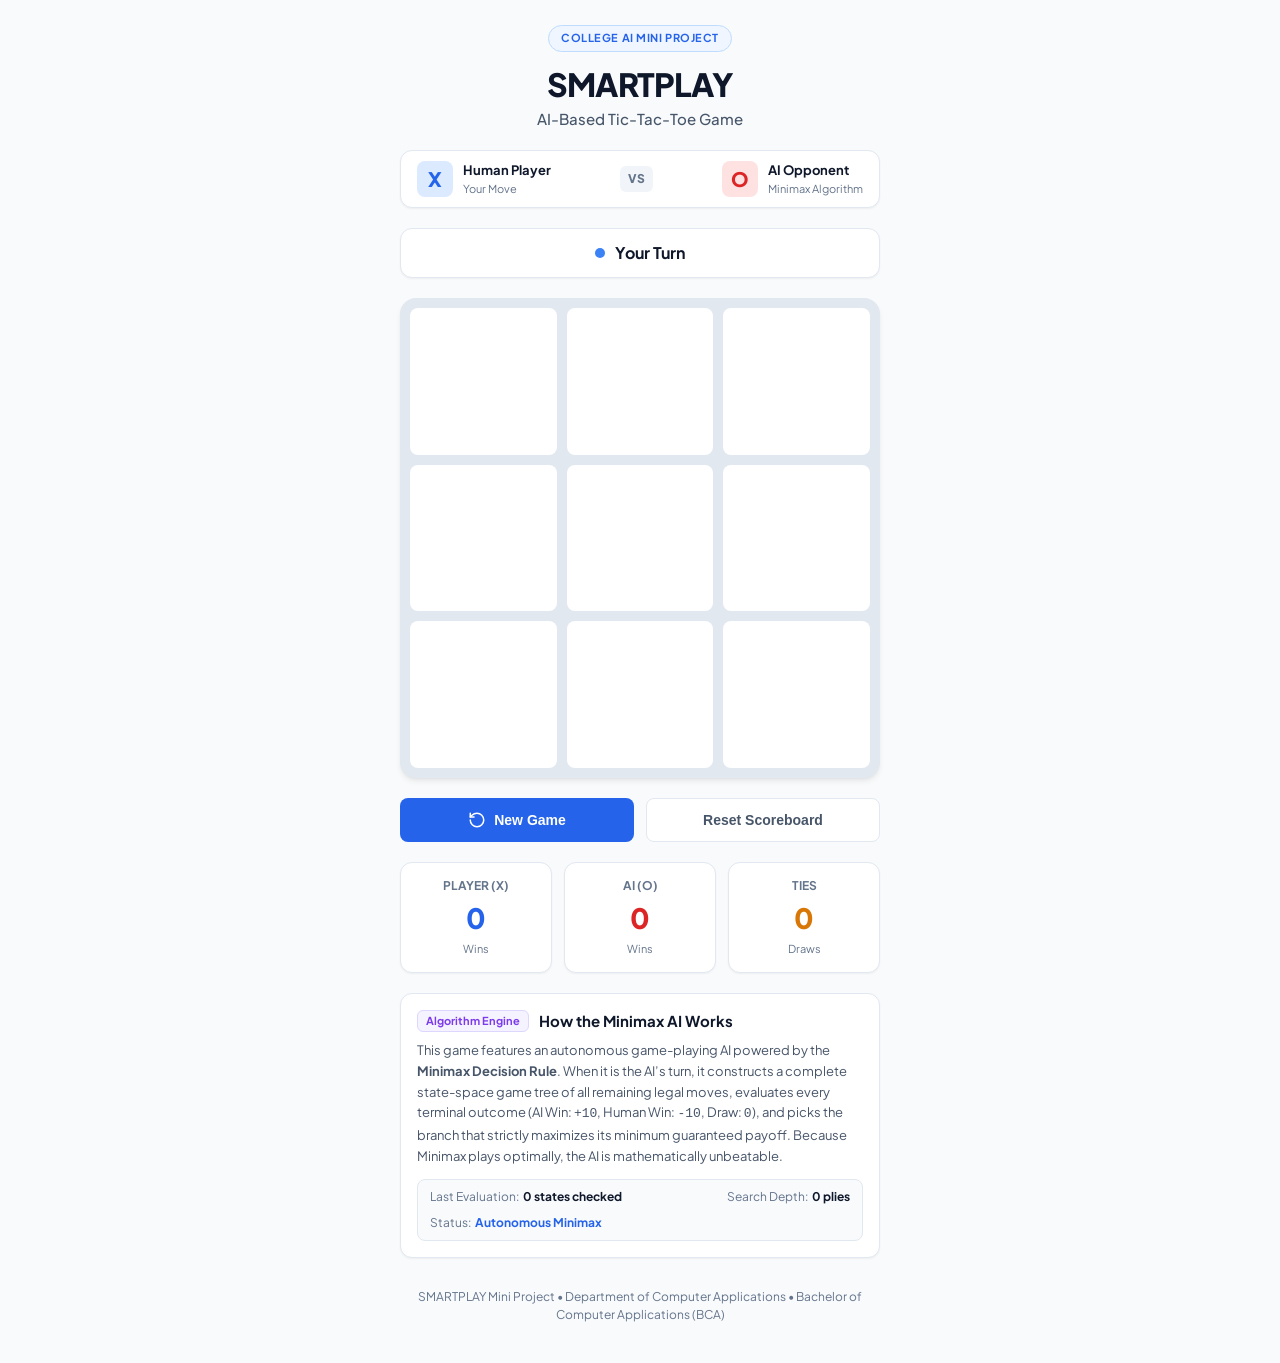
<file: public/standalone/index.html>
<!DOCTYPE html>
<html lang="en">
<head>
  <meta charset="UTF-8">
  <meta name="viewport" content="width=device-width, initial-scale=1.0">
  <title>SMARTPLAY – AI-Based Tic-Tac-Toe Game</title>
  <link rel="stylesheet" href="style.css">
  <link rel="preconnect" href="https://fonts.googleapis.com">
  <link rel="preconnect" href="https://fonts.gstatic.com" crossorigin>
  <link href="https://fonts.googleapis.com/css2?family=Plus+Jakarta+Sans:wght@400;500;600;700;800&display=swap" rel="stylesheet">
</head>
<body>
  <div class="app-container">
    <!-- Header -->
    <header class="header">
      <div class="badge">College AI Mini Project</div>
      <h1 class="title">SMARTPLAY</h1>
      <p class="subtitle">AI-Based Tic-Tac-Toe Game</p>
    </header>

    <!-- Matchup Info -->
    <section class="matchup-bar">
      <div class="player-tag player-human">
        <span class="symbol-tag">X</span>
        <div class="tag-meta">
          <span class="role">Human Player</span>
          <span class="sub">Your Move</span>
        </div>
      </div>
      <div class="vs-badge">VS</div>
      <div class="player-tag player-ai">
        <span class="symbol-tag">O</span>
        <div class="tag-meta">
          <span class="role">AI Opponent</span>
          <span class="sub">Minimax Algorithm</span>
        </div>
      </div>
    </section>

    <!-- Game Status Display -->
    <div class="status-card" id="statusCard">
      <span class="status-indicator" id="statusDot"></span>
      <span class="status-text" id="statusText">Your Turn</span>
    </div>

    <!-- 3x3 Game Board -->
    <main class="board-wrapper">
      <div class="board" id="board" role="grid" aria-label="Tic-Tac-Toe Board">
        <button class="cell" data-index="0" id="cell-0" aria-label="Cell 1"></button>
        <button class="cell" data-index="1" id="cell-1" aria-label="Cell 2"></button>
        <button class="cell" data-index="2" id="cell-2" aria-label="Cell 3"></button>
        <button class="cell" data-index="3" id="cell-3" aria-label="Cell 4"></button>
        <button class="cell" data-index="4" id="cell-4" aria-label="Cell 5"></button>
        <button class="cell" data-index="5" id="cell-5" aria-label="Cell 6"></button>
        <button class="cell" data-index="6" id="cell-6" aria-label="Cell 7"></button>
        <button class="cell" data-index="7" id="cell-7" aria-label="Cell 8"></button>
        <button class="cell" data-index="8" id="cell-8" aria-label="Cell 9"></button>
      </div>
    </main>

    <!-- Game Action Buttons -->
    <div class="action-bar">
      <button class="btn btn-primary" id="newGameBtn">
        <svg width="18" height="18" viewBox="0 0 24 24" fill="none" stroke="currentColor" stroke-width="2" stroke-linecap="round" stroke-linejoin="round"><path d="M3 12a9 9 0 1 0 9-9 9.75 9.75 0 0 0-6.74 2.74L3 8"/><path d="M3 3v5h5"/></svg>
        New Game
      </button>
      <button class="btn btn-secondary" id="resetScoresBtn">
        Reset Scoreboard
      </button>
    </div>

    <!-- Scoreboard -->
    <section class="scoreboard">
      <div class="score-card score-human">
        <span class="score-title">Player (X)</span>
        <span class="score-val" id="playerScore">0</span>
        <span class="score-label">Wins</span>
      </div>
      <div class="score-card score-ai">
        <span class="score-title">AI (O)</span>
        <span class="score-val" id="aiScore">0</span>
        <span class="score-label">Wins</span>
      </div>
      <div class="score-card score-draw">
        <span class="score-title">Ties</span>
        <span class="score-val" id="drawScore">0</span>
        <span class="score-label">Draws</span>
      </div>
    </section>

    <!-- AI Telemetry & Explanation -->
    <section class="ai-info-card">
      <div class="ai-info-header">
        <div class="ai-chip">Algorithm Engine</div>
        <h2 class="ai-info-title">How the Minimax AI Works</h2>
      </div>
      <p class="ai-info-desc">
        This game features an autonomous game-playing AI powered by the <strong>Minimax Decision Rule</strong>.
        When it is the AI’s turn, it constructs a complete state-space game tree of all remaining legal moves,
        evaluates every terminal outcome (AI Win: <code>+10</code>, Human Win: <code>-10</code>, Draw: <code>0</code>),
        and picks the branch that strictly maximizes its minimum guaranteed payoff. Because Minimax plays optimally,
        the AI is mathematically unbeatable.
      </p>
      <div class="telemetry-bar">
        <div class="telemetry-item">
          <span class="t-label">Last Evaluation:</span>
          <span class="t-value" id="tStates">0 states checked</span>
        </div>
        <div class="telemetry-item">
          <span class="t-label">Search Depth:</span>
          <span class="t-value" id="tDepth">0 plies</span>
        </div>
        <div class="telemetry-item">
          <span class="t-label">Status:</span>
          <span class="t-value highlight">Autonomous Minimax</span>
        </div>
      </div>
    </section>

    <!-- Footer -->
    <footer class="footer">
      SMARTPLAY Mini Project &bull; Department of Computer Applications &bull; Bachelor of Computer Applications (BCA)
    </footer>
  </div>

  <script src="script.js"></script>
</body>
</html>
</file>
<file: public/standalone/style.css>
/* SMARTPLAY – AI-BASED TIC-TAC-TOE GAME
 * College Mini Project Stylesheet
 */

:root {
  --bg-main: #f8fafc;
  --bg-card: #ffffff;
  --border-color: #e2e8f0;
  --text-primary: #0f172a;
  --text-secondary: #475569;
  --text-muted: #64748b;
  
  --primary: #2563eb;
  --primary-hover: #1d4ed8;
  --primary-soft: #eff6ff;
  
  --color-x: #2563eb; /* Blue for Human Player X */
  --color-o: #dc2626; /* Red for AI Opponent O */
  --color-draw: #d97706; /* Amber for Draw */
  --color-win: #16a34a; /* Green for Win highlights */
  
  --shadow-sm: 0 1px 2px 0 rgb(0 0 0 / 0.05);
  --shadow-md: 0 4px 6px -1px rgb(0 0 0 / 0.08), 0 2px 4px -2px rgb(0 0 0 / 0.06);
  --shadow-lg: 0 10px 15px -3px rgb(0 0 0 / 0.08), 0 4px 6px -4px rgb(0 0 0 / 0.04);
  --radius-lg: 16px;
  --radius-md: 12px;
  --radius-sm: 8px;
}

* {
  margin: 0;
  padding: 0;
  box-sizing: border-box;
}

body {
  font-family: 'Plus Jakarta Sans', system-ui, -apple-system, sans-serif;
  background-color: var(--bg-main);
  color: var(--text-primary);
  line-height: 1.5;
  min-height: 100vh;
  display: flex;
  flex-direction: column;
  align-items: center;
  padding: 24px 16px 40px;
}

.app-container {
  width: 100%;
  max-width: 480px;
  display: flex;
  flex-direction: column;
  align-items: center;
  gap: 20px;
}

/* Header */
.header {
  text-align: center;
}

.badge {
  display: inline-block;
  font-size: 11px;
  font-weight: 700;
  text-transform: uppercase;
  letter-spacing: 0.05em;
  background-color: var(--primary-soft);
  color: var(--primary);
  padding: 4px 12px;
  border-radius: 9999px;
  border: 1px solid #bfdbfe;
  margin-bottom: 8px;
}

.title {
  font-size: 32px;
  font-weight: 800;
  letter-spacing: -0.025em;
  color: #0f172a;
}

.subtitle {
  font-size: 15px;
  color: var(--text-secondary);
  font-weight: 500;
}

/* Matchup Bar */
.matchup-bar {
  display: flex;
  align-items: center;
  justify-content: space-between;
  width: 100%;
  background: var(--bg-card);
  padding: 10px 16px;
  border-radius: var(--radius-md);
  border: 1px solid var(--border-color);
  box-shadow: var(--shadow-sm);
}

.player-tag {
  display: flex;
  align-items: center;
  gap: 10px;
}

.symbol-tag {
  width: 36px;
  height: 36px;
  border-radius: var(--radius-sm);
  display: flex;
  align-items: center;
  justify-content: center;
  font-size: 20px;
  font-weight: 800;
}

.player-human .symbol-tag {
  background-color: #dbeafe;
  color: var(--color-x);
}

.player-ai .symbol-tag {
  background-color: #fee2e2;
  color: var(--color-o);
}

.tag-meta {
  display: flex;
  flex-direction: column;
}

.tag-meta .role {
  font-size: 13px;
  font-weight: 700;
  color: var(--text-primary);
}

.tag-meta .sub {
  font-size: 11px;
  color: var(--text-muted);
}

.vs-badge {
  font-size: 12px;
  font-weight: 800;
  color: var(--text-muted);
  background: #f1f5f9;
  padding: 4px 8px;
  border-radius: 6px;
}

/* Status Card */
.status-card {
  width: 100%;
  padding: 12px 18px;
  border-radius: var(--radius-md);
  background: #ffffff;
  border: 1px solid var(--border-color);
  display: flex;
  align-items: center;
  justify-content: center;
  gap: 10px;
  box-shadow: var(--shadow-sm);
  transition: all 0.2s ease;
}

.status-card.thinking {
  background: #fffbeb;
  border-color: #fde68a;
}

.status-card.win {
  background: #f0fdf4;
  border-color: #bbf7d0;
}

.status-card.loss {
  background: #fef2f2;
  border-color: #fecaca;
}

.status-card.draw {
  background: #f8fafc;
  border-color: #cbd5e1;
}

.status-indicator {
  width: 10px;
  height: 10px;
  border-radius: 50%;
  background-color: #3b82f6;
  flex-shrink: 0;
  transition: background-color 0.2s;
}

.status-card.thinking .status-indicator {
  background-color: #d97706;
  animation: pulse 1s infinite;
}

.status-card.win .status-indicator {
  background-color: #16a34a;
}

.status-card.loss .status-indicator {
  background-color: #dc2626;
}

.status-card.draw .status-indicator {
  background-color: #64748b;
}

.status-text {
  font-size: 16px;
  font-weight: 700;
  color: var(--text-primary);
}

/* 3x3 Board */
.board-wrapper {
  width: 100%;
  display: flex;
  justify-content: center;
}

.board {
  display: grid;
  grid-template-columns: repeat(3, 1fr);
  gap: 10px;
  width: 100%;
  aspect-ratio: 1 / 1;
  background: #e2e8f0;
  padding: 10px;
  border-radius: var(--radius-lg);
  box-shadow: var(--shadow-md);
}

.cell {
  background: #ffffff;
  border: none;
  border-radius: var(--radius-sm);
  font-size: 54px;
  font-weight: 800;
  display: flex;
  align-items: center;
  justify-content: center;
  cursor: pointer;
  outline: none;
  user-select: none;
  transition: background-color 0.15s, transform 0.1s, box-shadow 0.15s;
}

.cell:hover:not(:disabled) {
  background-color: #f8fafc;
  transform: scale(1.02);
  box-shadow: 0 4px 6px -1px rgba(0,0,0,0.06);
}

.cell:disabled {
  cursor: not-allowed;
}

.cell.x {
  color: var(--color-x);
}

.cell.o {
  color: var(--color-o);
}

.cell.winning-cell {
  background-color: #dcfce7 !important;
  color: #15803d !important;
  border: 2px solid #86efac;
  animation: celebrate 0.4s ease-in-out;
}

/* Buttons */
.action-bar {
  display: flex;
  gap: 12px;
  width: 100%;
}

.btn {
  flex: 1;
  display: inline-flex;
  align-items: center;
  justify-content: center;
  gap: 8px;
  padding: 12px 16px;
  font-size: 14px;
  font-weight: 600;
  border-radius: var(--radius-sm);
  border: 1px solid transparent;
  cursor: pointer;
  transition: all 0.15s ease;
  white-space: nowrap;
}

.btn-primary {
  background-color: var(--primary);
  color: #ffffff;
}

.btn-primary:hover {
  background-color: var(--primary-hover);
  box-shadow: var(--shadow-sm);
}

.btn-secondary {
  background-color: #ffffff;
  color: var(--text-secondary);
  border-color: var(--border-color);
}

.btn-secondary:hover {
  background-color: #f1f5f9;
  color: var(--text-primary);
}

/* Scoreboard */
.scoreboard {
  width: 100%;
  display: grid;
  grid-template-columns: repeat(3, 1fr);
  gap: 12px;
}

.score-card {
  background: var(--bg-card);
  padding: 14px 10px;
  border-radius: var(--radius-md);
  border: 1px solid var(--border-color);
  text-align: center;
  box-shadow: var(--shadow-sm);
  display: flex;
  flex-direction: column;
  gap: 2px;
}

.score-title {
  font-size: 12px;
  font-weight: 700;
  text-transform: uppercase;
  color: var(--text-muted);
}

.score-val {
  font-size: 28px;
  font-weight: 800;
  color: var(--text-primary);
}

.score-human .score-val {
  color: var(--color-x);
}

.score-ai .score-val {
  color: var(--color-o);
}

.score-draw .score-val {
  color: var(--color-draw);
}

.score-label {
  font-size: 11px;
  color: var(--text-muted);
}

/* AI Info Card */
.ai-info-card {
  width: 100%;
  background: var(--bg-card);
  border: 1px solid var(--border-color);
  border-radius: var(--radius-md);
  padding: 16px;
  box-shadow: var(--shadow-sm);
}

.ai-info-header {
  display: flex;
  align-items: center;
  gap: 10px;
  margin-bottom: 8px;
}

.ai-chip {
  font-size: 11px;
  font-weight: 700;
  color: #7c3aed;
  background: #f5f3ff;
  border: 1px solid #ddd6fe;
  padding: 2px 8px;
  border-radius: 6px;
}

.ai-info-title {
  font-size: 15px;
  font-weight: 700;
  color: var(--text-primary);
}

.ai-info-desc {
  font-size: 13px;
  color: var(--text-secondary);
  line-height: 1.6;
  margin-bottom: 12px;
}

.telemetry-bar {
  background: #f8fafc;
  border: 1px solid #e2e8f0;
  border-radius: var(--radius-sm);
  padding: 8px 12px;
  display: flex;
  flex-wrap: wrap;
  justify-content: space-between;
  gap: 8px;
  font-size: 12px;
}

.telemetry-item {
  display: flex;
  gap: 4px;
}

.t-label {
  color: var(--text-muted);
}

.t-value {
  font-weight: 700;
  color: var(--text-primary);
}

.t-value.highlight {
  color: var(--primary);
}

/* Footer */
.footer {
  text-align: center;
  font-size: 12px;
  color: var(--text-muted);
  margin-top: 10px;
}

@keyframes pulse {
  0%, 100% { opacity: 1; transform: scale(1); }
  50% { opacity: 0.4; transform: scale(0.85); }
}

@keyframes celebrate {
  0% { transform: scale(0.9); }
  50% { transform: scale(1.06); }
  100% { transform: scale(1); }
}

@media (max-width: 480px) {
  body {
    padding: 16px 12px 30px;
  }
  .title {
    font-size: 26px;
  }
  .cell {
    font-size: 46px;
  }
  .score-val {
    font-size: 22px;
  }
}
</file>
